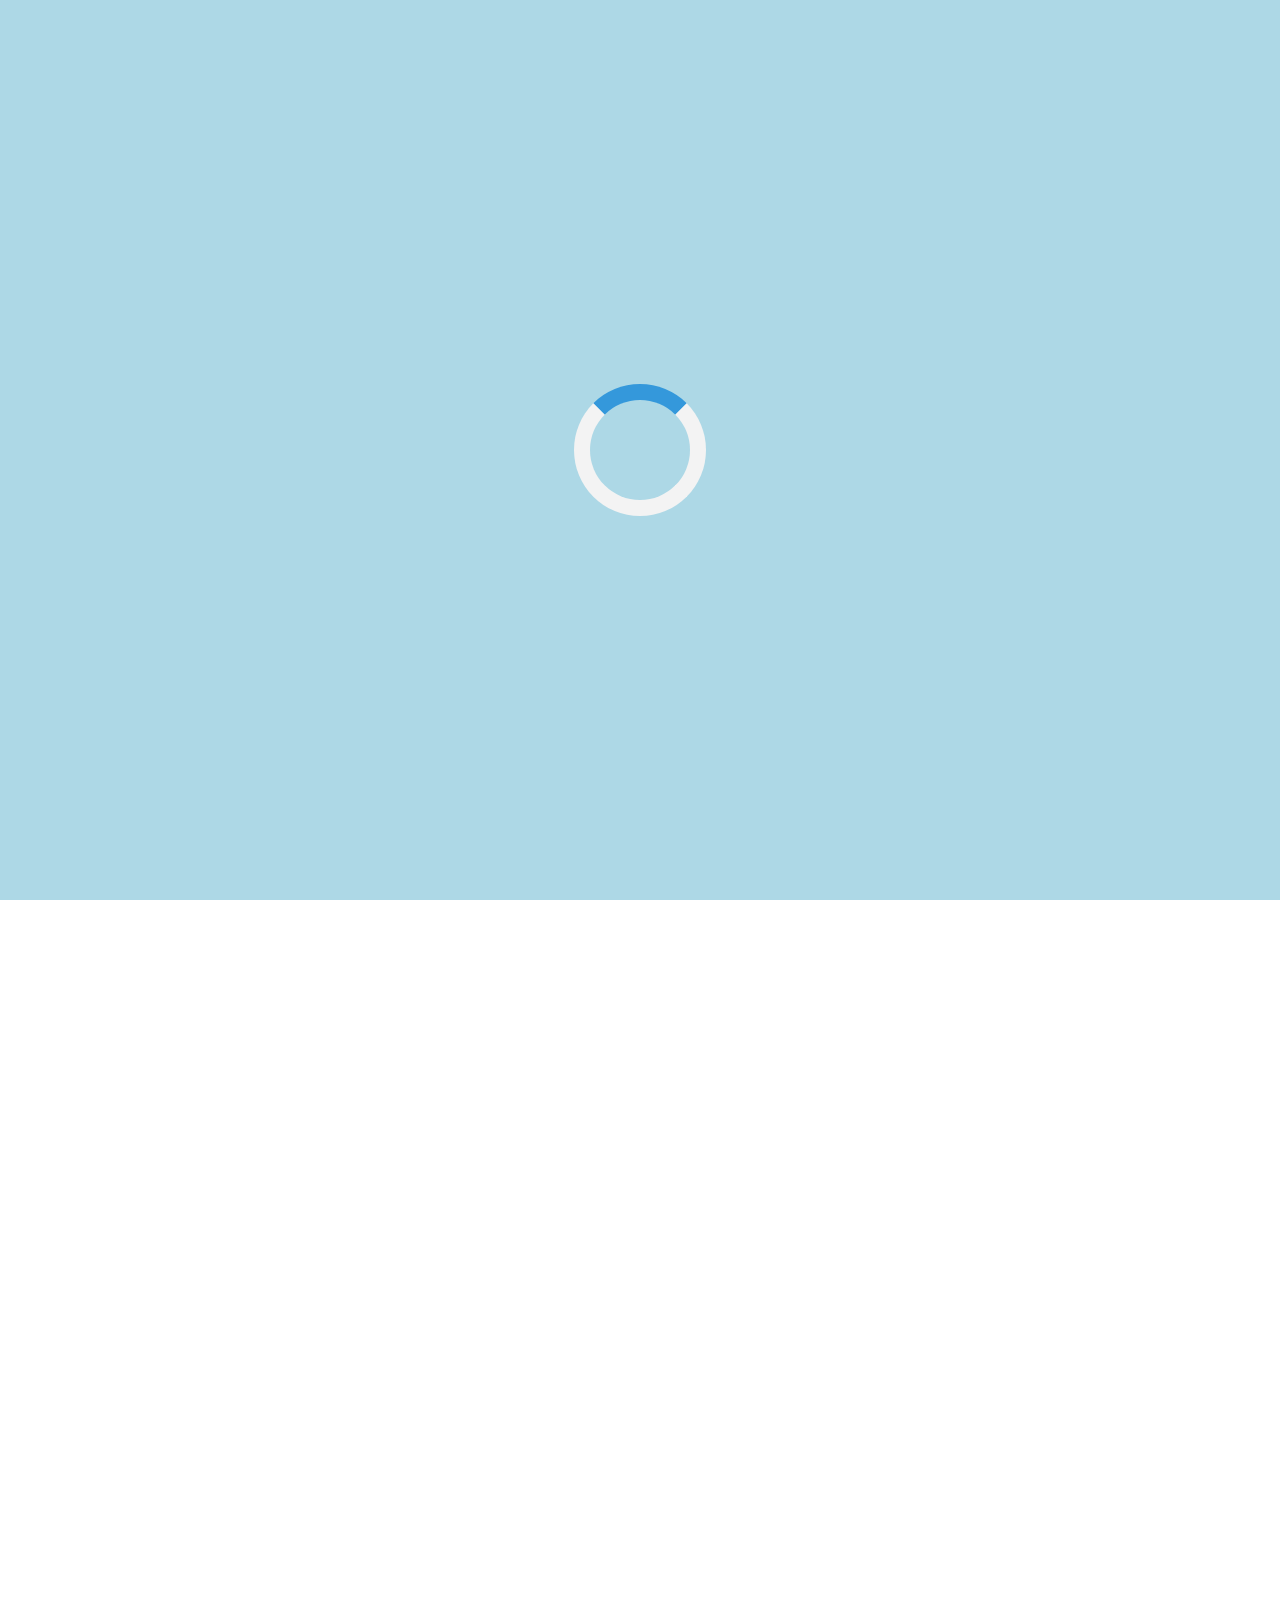
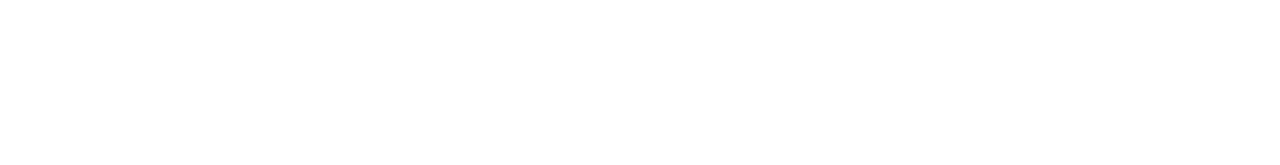
<file: index.html>
<!DOCTYPE html>
<html lang="fr">

<head>
  <meta charset="UTF-8">
  <meta name="viewport" content="width=device-width, initial-scale=1.0">
  <link rel="stylesheet" href="https://cdnjs.cloudflare.com/ajax/libs/font-awesome/6.2.1/css/all.min.css"
    integrity="sha512-MV7K8+y+gLIBoVD59lQIYicR65iaqukzvf/nwasF0nqhPay5w/9lJmVM2hMDcnK1OnMGCdVK+iQrJ7lzPJQd1w=="
    crossorigin="anonymous" referrerpolicy="no-referrer">
  <link rel="preconnect" href="https://fonts.googleapis.com">
  <link rel="preconnect" href="https://fonts.gstatic.com" crossorigin>
  <link href="https://fonts.googleapis.com/css2?family=Shrikhand&display=swap" rel="stylesheet">
  <link rel="stylesheet" href="./assets/css/index.css">
  <link rel=" icon" href="/favicon.e14b9c8c.ico">
  <title>Accueil - ohmyfood!</title>
  <meta name="title" content="Accueil - ohmyfood!">
</head>

<body>
  <!-- Animation de chargement -->
  <div class="animation-waiting">
    <div class="loader"></div>
  </div>
  <div class="main-container">
    <header>
      <!--LOGO HEADER-->
      <img src="assets/Images-et-textes-Ohmyfood/images/logo/ohmyfood.png" class="header-logo" alt="logo-page">
      <section class="local">
        <h1 class="visually-hidden">Localisation</h1>
        <i class="fa-map-marker-alt fas local-icon" aria-hidden="true"></i>
        <input type="text" id="localisation" name="localisation" placeholder="Paris, Belleville">
      </section>
    </header>
    <main>
      <section class="hero">
        <h2 class="hero-title">Réservez le menu qui<br>vous convient</h2>
        <!--CLASS POUR DESKTOP-->
        <h2 class="hero-title-desktop">Réservez le menu qui vous convient</h2>
        <p class="hero-subtitle"> Découvrez des restaurants d'exception, séléctionnés par nos soins. </p>
        <a class="hero-btn" href="#resto"> Explorer nos restaurants </a>
      </section>
      <section class="tuto">
        <h2 class="tuto-title">Fonctionnement</h2>
        <ol class="tuto-steps">
          <li class="tuto-step"> <i class="fa-mobile-alt fas tuto-icon" aria-hidden="true"></i> <span
              class="text">Choisissez un
              restaurant</span> </li>
          <li class="tuto-step"> <i class="fa-list-ul fas tuto-icon" aria-hidden="true"></i> <span class="text">Composez
              votre
              menu</span> </li>
          <li class="tuto-step"> <i class="fa-store fas tuto-icon last" aria-hidden="true"></i> <span
              class="text">Dégustez
              au
              restaurant</span> </li>
        </ol>
      </section>
      <section class="restaurants" id="resto">
        <!--RESTAURANTS-->
        <h2 class="restaurants-title">Restaurants</h2>
        <div class="cards">
          <a class="card" href="./restaurants/la-palette-du-gout.html">
            <img src="assets/Images-et-textes-Ohmyfood/images/restaurants/jay-wennington-N_Y88TWmGwA-unsplash.jpg"
              alt="la-palette-du-gout" class="card-img">
            <span class="card-sticker">Nouveau</span>
            <!--VIGNETTES RESTAURANTS-->
            <div class="card-content">
              <h3 class="card-title">La palette du goût</h3>
              <!--COEUR-->
              <div class="like">
                <i class="fa-solid fa-heart"></i>
              </div>
              <div class="card-subtitle-container">
                <span class="card-subtitle">Ménilmontant</span>
              </div>
            </div>
          </a>
          <a class="card" href="./restaurants/la-note-enchantee.html">
            <img src="assets/Images-et-textes-Ohmyfood/images/restaurants/stil-u2Lp8tXIcjw-unsplash.jpg"
              alt="la-note-enchantee" class="card-img">
            <span class="card-sticker">Nouveau</span>
            <div class="card-content">
              <h3 class="card-title">La note enchantée</h3>
              <div class="like">
                <i class="fa-solid fa-heart"></i>
              </div>
              <div class="card-subtitle-container">
                <span class="card-subtitle">Charonne</span>
              </div>
            </div>
          </a>
          <a class="card" href="./restaurants/a-la-francaise.html"> <img
              src="assets/Images-et-textes-Ohmyfood/images/restaurants/toa-heftiba-DQKerTsQwi0-unsplash.jpg"
              alt="a-la-francaise" class="card-img">
            <div class="card-content">
              <h3 class="card-title">A la Française</h3>
              <div class="like">
                <i class="fa-solid fa-heart"></i>
              </div>
              <div class="card-subtitle-container">
                <span class="card-subtitle">Cité rouge</span>
              </div>
            </div>
          </a> <a class="card" href="./restaurants/le-delice-des-sens.html">
            <img
              src="assets/Images-et-textes-Ohmyfood/images/restaurants/louis-hansel-shotsoflouis-qNBGVyOCY8Q-unsplash.jpg"
              alt="le-delice-des-sens" class="card-img">
            <div class="card-content">
              <h3 class="card-title">Le délice des sens</h3>
              <div class="like">
                <i class="fa-solid fa-heart"></i>
              </div>
              <div class="card-subtitle-container">
                <span class="card-subtitle">Folie-Méricourt</span>
              </div>
            </div>
          </a>
        </div>

      </section>
    </main>
    <!--FOOTER-->
    <footer class="footer">
      <!--LOGO FOOTER-->
      <div class="footer-logo">ohmyfood</div>
      <ul class="footer-list">
        <li class="footer-list-content"> <a class="footer-link" href="#"><i class="fa-utensils fas footer-icon"
              aria-hidden="true"></i>Proposer un restaurant</a> </li>
        <li class="footer-list-content"> <a class="footer-link" href="#"><i class="fa-hands-helping fas footer-icon"
              aria-hidden="true"></i>Devenir partenaire</a> </li>
        <li class="footer-list-content mentions-legales"> <a class="footer-link" href="#">Mentions légales</a> </li>
        <li class="footer-list-content"> <a class="footer-link" href="mailto:contact@ohmyfood.com">Contact</a> </li>
      </ul>
    </footer>

  </div>
</body>

</html>
</file>
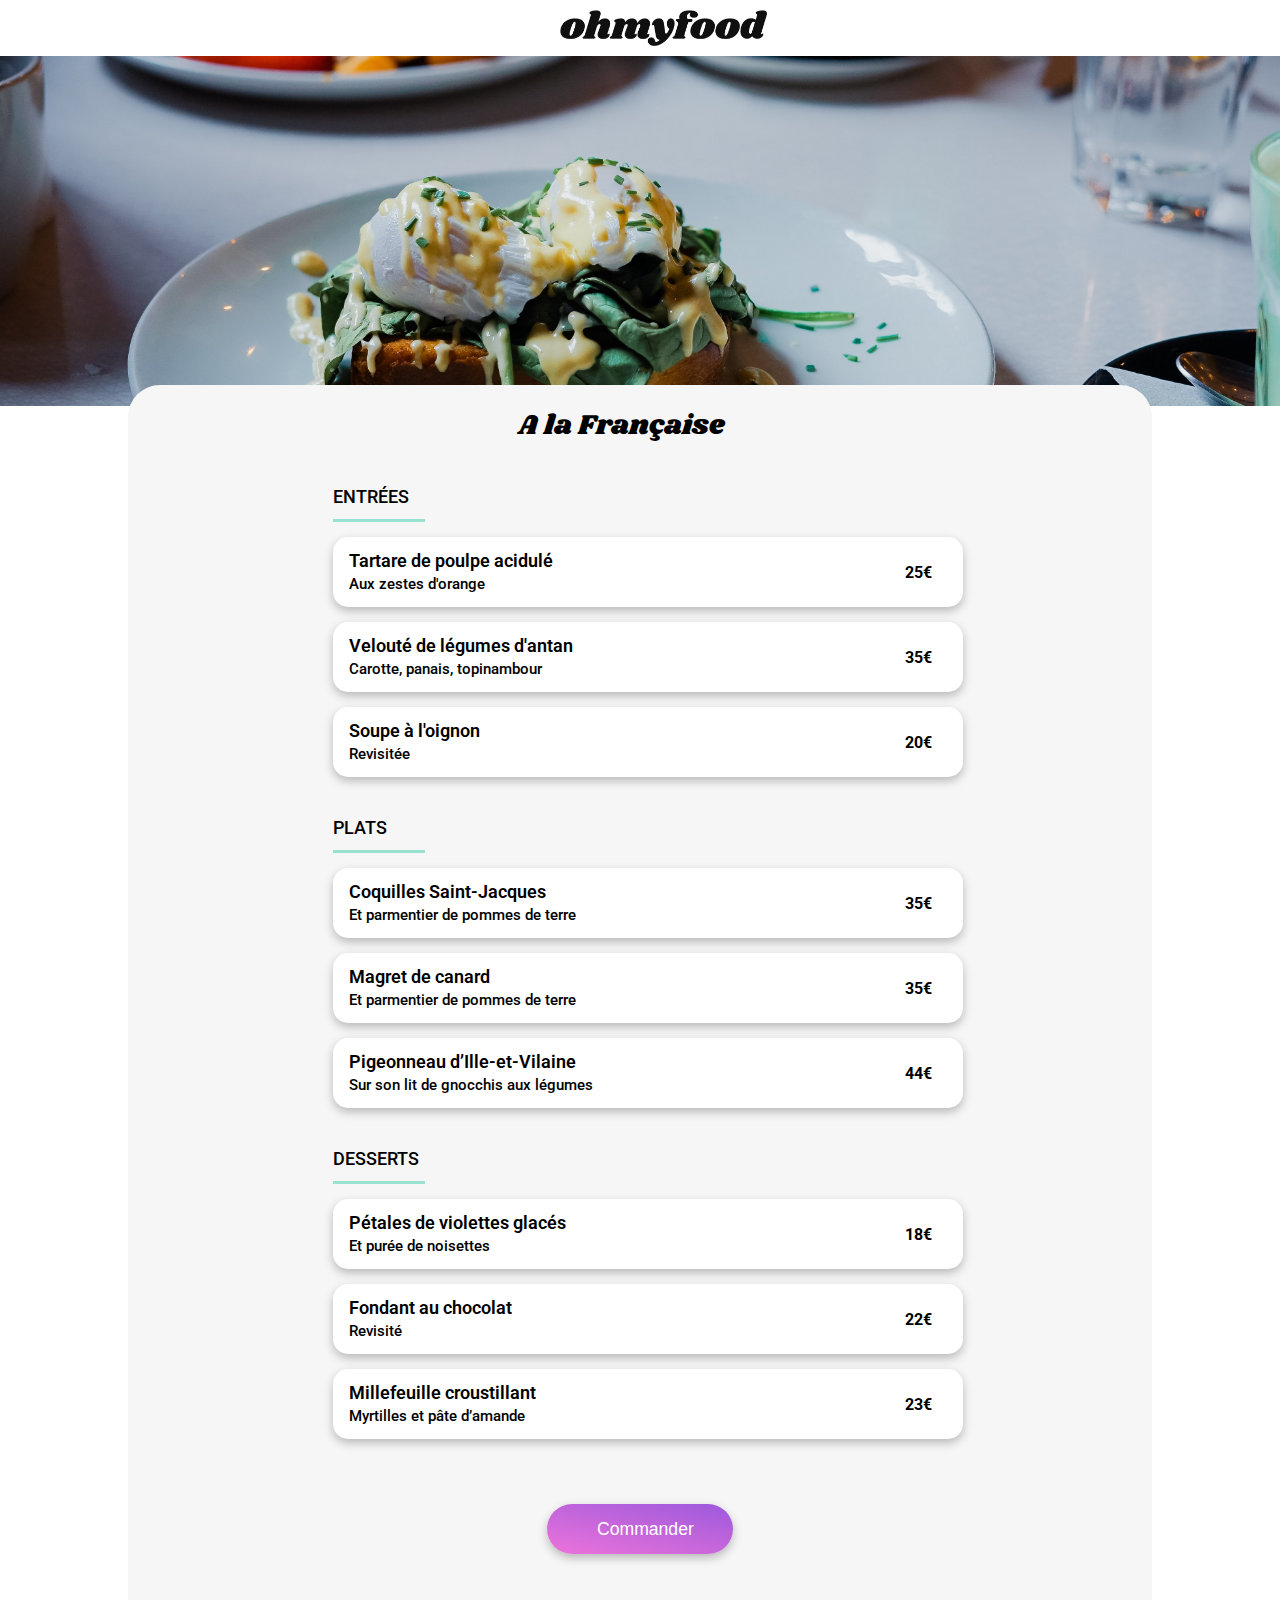
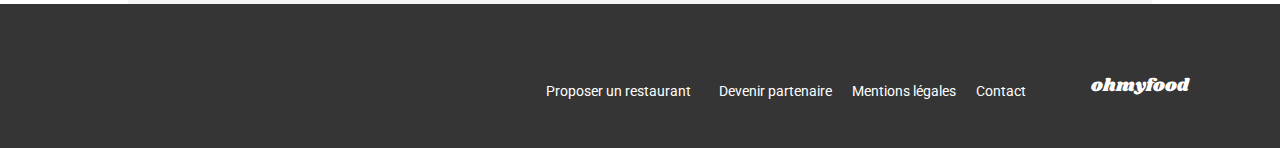
<file: restaurants/a-la-francaise.html>
<!DOCTYPE html>
<html lang="fr">

<head>
   <meta charset="UTF-8">
   <meta name="viewport" content="width=device-width, initial-scale=1.0">
   <link rel="stylesheet" href="https://cdnjs.cloudflare.com/ajax/libs/font-awesome/6.2.1/css/all.min.css"
      integrity="sha512-MV7K8+y+gLIBoVD59lQIYicR65iaqukzvf/nwasF0nqhPay5w/9lJmVM2hMDcnK1OnMGCdVK+iQrJ7lzPJQd1w=="
      crossorigin="anonymous" referrerpolicy="no-referrer">
   <link rel="preconnect" href="https://fonts.googleapis.com">
   <link rel="preconnect" href="https://fonts.gstatic.com" crossorigin>
   <link href="https://fonts.googleapis.com/css2?family=Shrikhand&display=swap" rel="stylesheet">
   <link rel="preconnect" href="https://fonts.googleapis.com">
   <link rel="preconnect" href="https://fonts.gstatic.com" crossorigin>
   <link href="https://fonts.googleapis.com/css2?family=Roboto:wght@300;700&display=swap" rel="stylesheet">
   <link href="https://fonts.googleapis.com/icon?family=Material+Icons" rel="stylesheet">
   <link rel="stylesheet" href="../assets/css/pagesmenu.css">
   <link rel="icon" href="/favicon.e14b9c8c.ico">
   <title>Restaurant "À la française" - ohmyfood!</title>
   <meta name="title" content="Restaurant &quot;À la française&quot; - ohmyfood!">
</head>

<body>
   <header class="header header--menupage">
      <div class="restaurant-container">
         <a href="../index.html"><i class="fas fa-arrow-left header--previous"></i></a>
         <!--LOGO HEADER-->
         <div class="header-logo">
            <img src="../assets/Images-et-textes-Ohmyfood/images/logo/ohmyfood.png" alt="logo">
         </div>
      </div>
   </header>
   <img src="../assets/Images-et-textes-Ohmyfood/images/restaurants/toa-heftiba-DQKerTsQwi0-unsplash.jpg"
      alt="plat du menu du restaurant à la Française" class="restaurant-img">
   <main class="container menu">
      <section class="menu__entete">
         <h1 class="page__title">A la Française</h1>
         <button class="menu__btn">
            <i class="fa-solid fa-heart"></i>
         </button>
      </section>
      <!--ENTREES-->
      <div class="submenus">
         <div class="entree">
            <h2 class="entrees__title">Entrées</h2>
            <div class="menu-contenu1">
               <section class="menu__wrapper1">
                  <h3 class="menu__title1">Tartare de poulpe acidulé</h3>
                  <p class="menu__description1">Aux zestes d'orange</p>
               </section>
               <section class="prix-check-wrapper1">
                  <p><strong>25€</strong></p>
               </section>
               <section class="menu-check1">
                  <i class="fa-solid fa-check"></i>
               </section>
            </div>

            <div class="menu-contenu1">
               <section class="menu__wrapper1">
                  <h3 class="menu__title1">Velouté de légumes d'antan</h3>
                  <p class="menu__description1">Carotte, panais, topinambour</p>
               </section>
               <section class="prix-check-wrapper1">
                  <p><strong>35€</strong></p>
               </section>
               <section class="menu-check1">
                  <i class="fa-solid fa-check"></i>
               </section>
            </div>
            <div class="menu-contenu1">
               <section class="menu__wrapper1">
                  <h3 class="menu__title1">Soupe à l'oignon</h3>
                  <p class="menu__description1">Revisitée</p>
               </section>
               <section class="prix-check-wrapper1">
                  <p><strong>20€</strong></p>
               </section>
               <section class="menu-check1">
                  <i class="fa-solid fa-check"></i>
               </section>

            </div>
            <!--PLATS-->
            <div class="submenus">
               <article class="plats">
                  <h2 class="entrees__title">Plats</h2>
                  <div class="menu-contenu1">
                     <section class="menu__wrapper1">
                        <h3 class="menu__title1">Coquilles Saint-Jacques</h3>
                        <p class="menu__description1">Et parmentier de pommes de terre</p>
                     </section>
                     <section class="prix-check-wrapper1">
                        <p><strong>35€</strong></p>
                     </section>
                     <section class="menu-check1">
                        <i class="fa-solid fa-check"></i>
                     </section>
                  </div>
                  <div class="menu-contenu1">
                     <section class="menu__wrapper1">
                        <h3 class="menu__title1">Magret de canard</h3>
                        <p class="menu__description1">Et parmentier de pommes de terre</p>
                     </section>
                     <section class="prix-check-wrapper1">
                        <p><strong>35€</strong></p>
                     </section>
                     <section class="menu-check1">
                        <i class="fa-solid fa-check"></i>
                     </section>
                  </div>
                  <div class="menu-contenu1">
                     <section class="menu__wrapper1">
                        <h3 class="menu__title1">Pigeonneau d’Ille-et-Vilaine</h3>
                        <p class="menu__description1">Sur son lit de gnocchis aux légumes</p>
                     </section>
                     <section class="prix-check-wrapper1">
                        <p><strong>44€</strong></p>
                     </section>
                     <section class="menu-check1">
                        <i class="fa-solid fa-check"></i>
                     </section>
                  </div>
               </article>
            </div>
         </div>
         <!--DESSERTS-->
         <div class="submenus">
            <article class="desserts">
               <h2 class="entrees__title">Desserts</h2>
               <div class="menu-contenu1">
                  <section class="menu__wrapper1">
                     <h3 class="menu__title1">Pétales de violettes glacés</h3>
                     <p class="menu__description1">Et purée de noisettes</p>
                  </section>
                  <section class="prix-check-wrapper1">
                     <p><strong>18€</strong></p>
                  </section>
                  <section class="menu-check1">
                     <i class="fa-solid fa-check"></i>
                  </section>
               </div>
               <div class="menu-contenu1">
                  <section class="menu__wrapper1">
                     <h3 class="menu__title1">Fondant au chocolat</h3>
                     <p class="menu__description1">Revisité</p>
                  </section>
                  <section class="prix-check-wrapper1">
                     <p><strong>22€</strong></p>
                  </section>
                  <section class="menu-check1">
                     <i class="fa-solid fa-check"></i>
                  </section>
               </div>
               <div class="menu-contenu1">
                  <section class="menu__wrapper1">
                     <h3 class="menu__title1">Millefeuille croustillant</h3>
                     <p class="menu__description1">Myrtilles et pâte d’amande</p>
                  </section>
                  <section class="prix-check-wrapper1">
                     <p><strong>23€</strong></p>
                  </section>
                  <section class="menu-check1">
                     <i class="fa-solid fa-check"></i>
                  </section>
               </div>
               <div class="footer-btn">
                  <button>Commander</button>
               </div>
            </article>
         </div>
      </div>
   </main>

   <footer class="footer">
      <span class="footer-logo">ohmyfood</span>
      <ul class="footer-list">
         <li class="footer-list-content"> <a class="footer-link" href="#"><i class="fa-utensils fas footer-icon"
                  aria-hidden="true"></i>Proposer un restaurant</a> </li>
         <li class="footer-list-content"> <a class="footer-link" href="#"><i class="fa-hands-helping fas footer-icon"
                  aria-hidden="true"></i>Devenir partenaire</a> </li>
         <li class="footer-list-content"> <a class="footer-link" href="#">Mentions légales</a> </li>
         <li class="footer-list-content"> <a class="footer-link" href="mailto:contact@ohmyfood.com">Contact</a> </li>
      </ul>

   </footer>

</body>

</html>
</file>
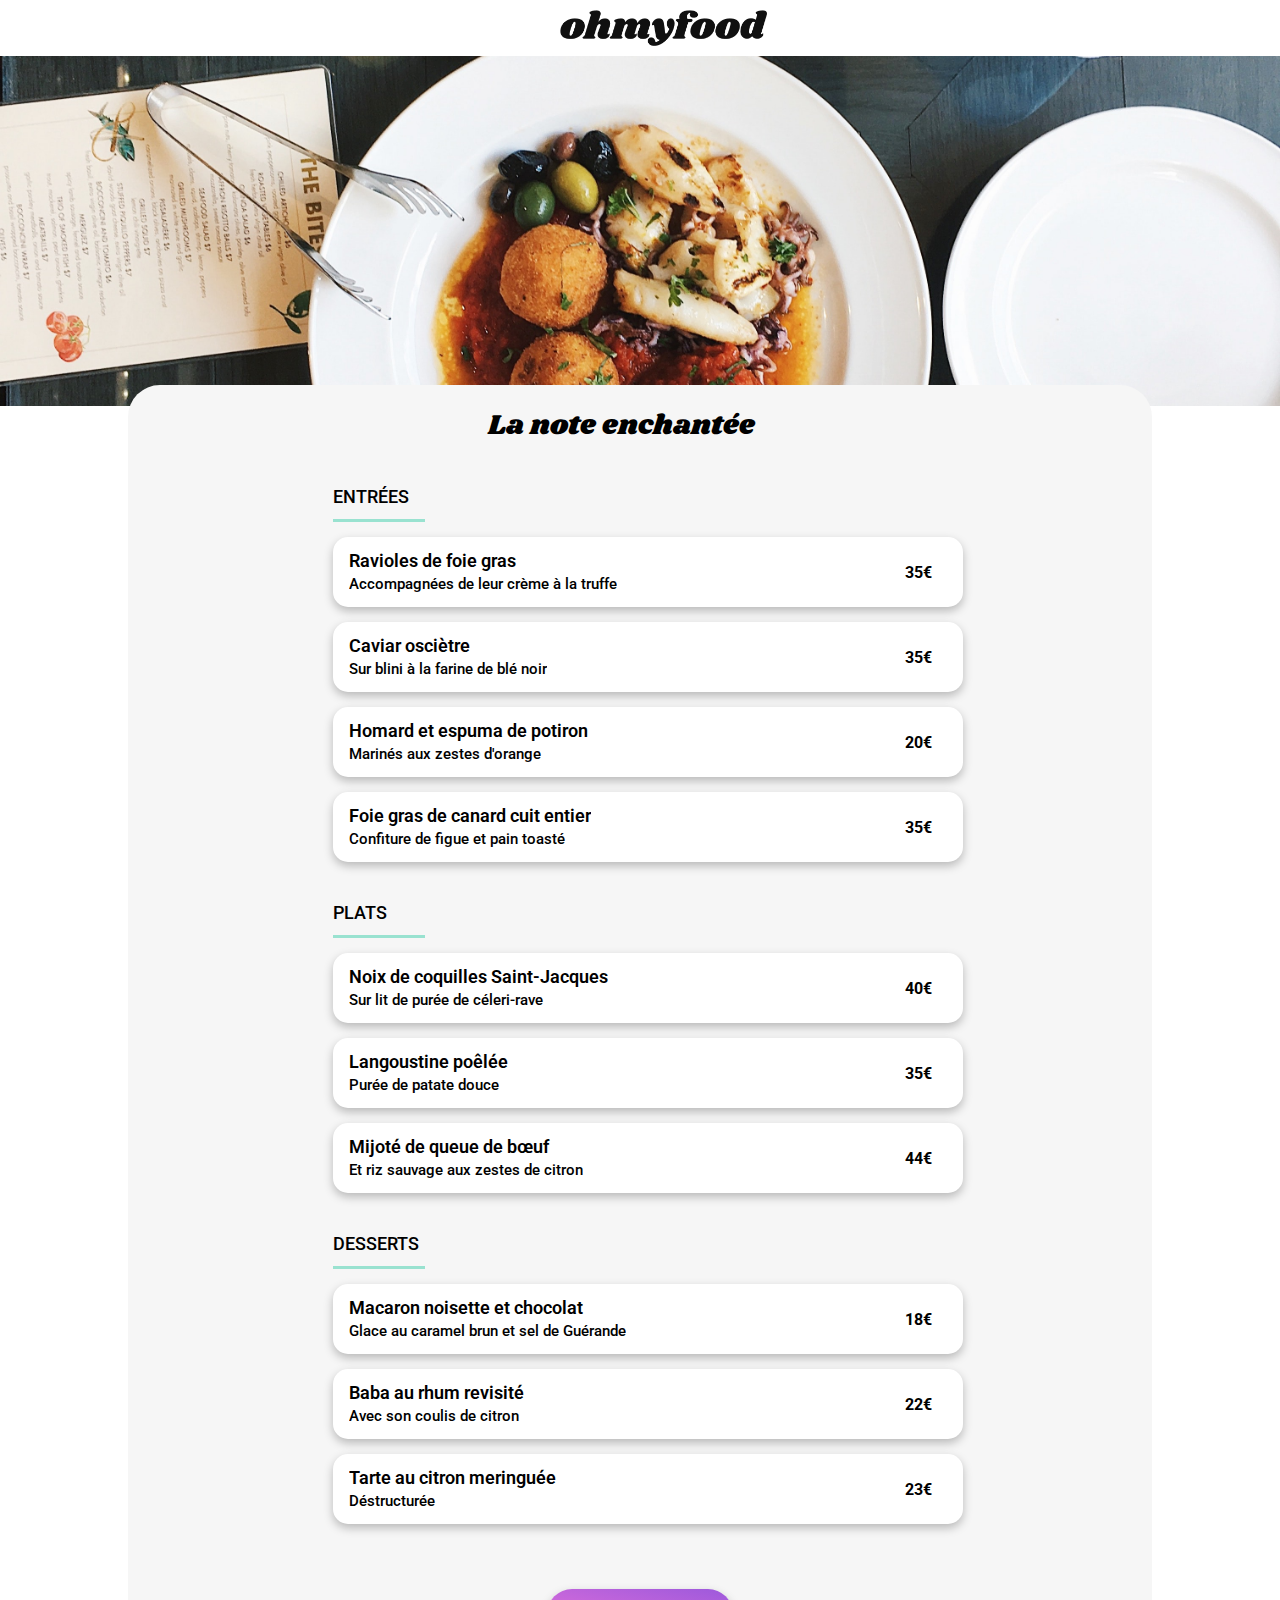
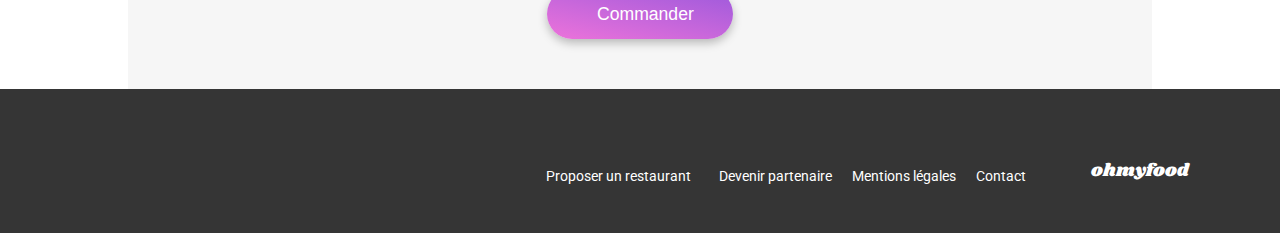
<file: restaurants/la-note-enchantee.html>
<!DOCTYPE html>
<html lang="fr">

<head>
   <meta charset="UTF-8">
   <meta name="viewport" content="width=device-width, initial-scale=1.0">
   <link rel="stylesheet" href="https://cdnjs.cloudflare.com/ajax/libs/font-awesome/6.2.1/css/all.min.css"
      integrity="sha512-MV7K8+y+gLIBoVD59lQIYicR65iaqukzvf/nwasF0nqhPay5w/9lJmVM2hMDcnK1OnMGCdVK+iQrJ7lzPJQd1w=="
      crossorigin="anonymous" referrerpolicy="no-referrer">
   <link rel="preconnect" href="https://fonts.googleapis.com">
   <link rel="preconnect" href="https://fonts.gstatic.com" crossorigin>
   <link href="https://fonts.googleapis.com/css2?family=Shrikhand&display=swap" rel="stylesheet">
   <link rel="preconnect" href="https://fonts.googleapis.com">
   <link rel="preconnect" href="https://fonts.gstatic.com" crossorigin>
   <link href="https://fonts.googleapis.com/css2?family=Roboto:wght@300;700&display=swap" rel="stylesheet">
   <link rel="stylesheet" href="../assets/css/pagesmenu.css">
   <link rel="icon" href="/favicon.e14b9c8c.ico">
   <title>Restaurant "La note enchantée" - ohmyfood!</title>
   <meta name="title" content="Restaurant &quot;La note enchantée&quot; - ohmyfood!">

</head>

<body>
   <header class="header header--menupage">
      <div class="restaurant-container">
         <a href="../index.html"><i class="fas fa-arrow-left header--previous"></i></a>
         <!--LOGO HEADER-->
         <div class="header-logo">
            <img src="../assets/Images-et-textes-Ohmyfood/images/logo/ohmyfood.png" alt="logo">
         </div>
      </div>
   </header>
   <img src="../assets/Images-et-textes-Ohmyfood/images/restaurants/stil-u2Lp8tXIcjw-unsplash.jpg"
      alt="plat du menu du restaurant la note enchantée" class="restaurant-img">
   <main class="container menu">
      <section class="menu__entete">
         <h1 class="page__title">La note enchantée</h1>
         <button class="menu__btn">
            <i class="fa-solid fa-heart"></i>
         </button>
      </section>
      <!--ENTREES-->
      <div class="submenus">
         <article class="entree">
            <h2 class="entrees__title">Entrées</h2>
            <div class="menu-contenu1">
               <section class="menu__wrapper1">
                  <h3 class="menu__title1">Ravioles de foie gras</h3>
                  <p class="menu__description1">Accompagnées de leur crème à la truffe</p>
               </section>
               <section class="prix-check-wrapper1">
                  <p><strong>35€</strong></p>
               </section>
               <section class="menu-check1">
                  <i class="fa-solid fa-check"></i>
               </section>
            </div>

            <div class="menu-contenu1">
               <section class="menu__wrapper1">
                  <h3 class="menu__title1">Caviar osciètre</h3>
                  <p class="menu__description1">Sur blini à la farine de blé noir</p>
               </section>
               <section class="prix-check-wrapper1">
                  <p><strong>35€</strong></p>
               </section>
               <section class="menu-check1">
                  <i class="fa-solid fa-check"></i>
               </section>
            </div>
            <div class="menu-contenu1">
               <section class="menu__wrapper1">
                  <h3 class="menu__title1">Homard et espuma de potiron</h3>
                  <p class="menu__description1">Marinés aux zestes d'orange</p>
               </section>
               <section class="prix-check-wrapper1">
                  <p><strong>20€</strong></p>
               </section>
               <section class="menu-check1">
                  <i class="fa-solid fa-check"></i>
               </section>
            </div>
            <div class="menu-contenu1">
               <section class="menu__wrapper1">
                  <h3 class="menu__title1">Foie gras de canard cuit entier</h3>
                  <p class="menu__description1">Confiture de figue et pain toasté</p>
               </section>
               <section class="prix-check-wrapper1">
                  <p><strong>35€</strong></p>
               </section>
               <section class="menu-check1">
                  <i class="fa-solid fa-check"></i>
               </section>
            </div>
         </article>
         <!--PLATS-->
         <div class="submenus">
            <article class="plats">
               <h2 class="entrees__title">Plats</h2>
               <div class="menu-contenu1">
                  <section class="menu__wrapper1">
                     <h3 class="menu__title1">Noix de coquilles Saint-Jacques</h3>
                     <p class="menu__description1">Sur lit de purée de céleri-rave</p>
                  </section>
                  <section class="prix-check-wrapper1">
                     <p><strong>40€</strong></p>
                  </section>
                  <section class="menu-check1">
                     <i class="fa-solid fa-check"></i>
                  </section>
               </div>
               <div class="menu-contenu1">
                  <section class="menu__wrapper1">
                     <h3 class="menu__title1">Langoustine poêlée</h3>
                     <p class="menu__description1">Purée de patate douce</p>
                  </section>
                  <section class="prix-check-wrapper1">
                     <p><strong>35€</strong></p>
                  </section>
                  <section class="menu-check1">
                     <i class="fa-solid fa-check"></i>
                  </section>
               </div>
               <div class="menu-contenu1">
                  <section class="menu__wrapper1">
                     <h3 class="menu__title1">Mijoté de queue de bœuf</h3>
                     <p class="menu__description1">Et riz sauvage aux zestes de citron</p>
                  </section>
                  <section class="prix-check-wrapper1">
                     <p><strong>44€</strong></p>
                  </section>
                  <section class="menu-check1">
                     <i class="fa-solid fa-check"></i>
                  </section>
               </div>
            </article>
         </div>
         <!--DESSERTS-->
         <div class="submenus">
            <article class="desserts">
               <h2 class="entrees__title">Desserts</h2>
               <div class="menu-contenu1">
                  <section class="menu__wrapper1">
                     <h3 class="menu__title1">Macaron noisette et chocolat</h3>
                     <p class="menu__description1">Glace au caramel brun et sel de Guérande</p>
                  </section>
                  <section class="prix-check-wrapper1">
                     <p><strong>18€</strong></p>
                  </section>
                  <section class="menu-check1">
                     <i class="fa-solid fa-check"></i>
                  </section>
               </div>
               <div class="menu-contenu1">
                  <section class="menu__wrapper1">
                     <h3 class="menu__title1">Baba au rhum revisité</h3>
                     <p class="menu__description1">Avec son coulis de citron</p>
                  </section>
                  <section class="prix-check-wrapper1">
                     <p><strong>22€</strong></p>
                  </section>
                  <section class="menu-check1">
                     <i class="fa-solid fa-check"></i>
                  </section>
               </div>
               <div class="menu-contenu1">
                  <section class="menu__wrapper1">
                     <h3 class="menu__title1">Tarte au citron meringuée</h3>
                     <p class="menu__description1">Déstructurée</p>
                  </section>
                  <section class="prix-check-wrapper1">
                     <p><strong>23€</strong></p>
                  </section>
                  <section class="menu-check1">
                     <i class="fa-solid fa-check"></i>
                  </section>
               </div>
               <div class="footer-btn">
                  <button>Commander</button>
               </div>
            </article>
         </div>
      </div>
   </main>

   <footer class="footer">
      <span class="footer-logo">ohmyfood</span>
      <ul class="footer-list">
         <li class="footer-list-content"> <a class="footer-link" href="#"><i class="fa-utensils fas footer-icon"
                  aria-hidden="true"></i>Proposer un restaurant</a> </li>
         <li class="footer-list-content"> <a class="footer-link" href="#"><i class="fa-hands-helping fas footer-icon"
                  aria-hidden="true"></i>Devenir partenaire</a> </li>
         <li class="footer-list-content"> <a class="footer-link" href="#">Mentions légales</a> </li>
         <li class="footer-list-content"> <a class="footer-link" href="mailto:contact@ohmyfood.com">Contact</a> </li>
      </ul>

   </footer>

</body>

</html>
</file>
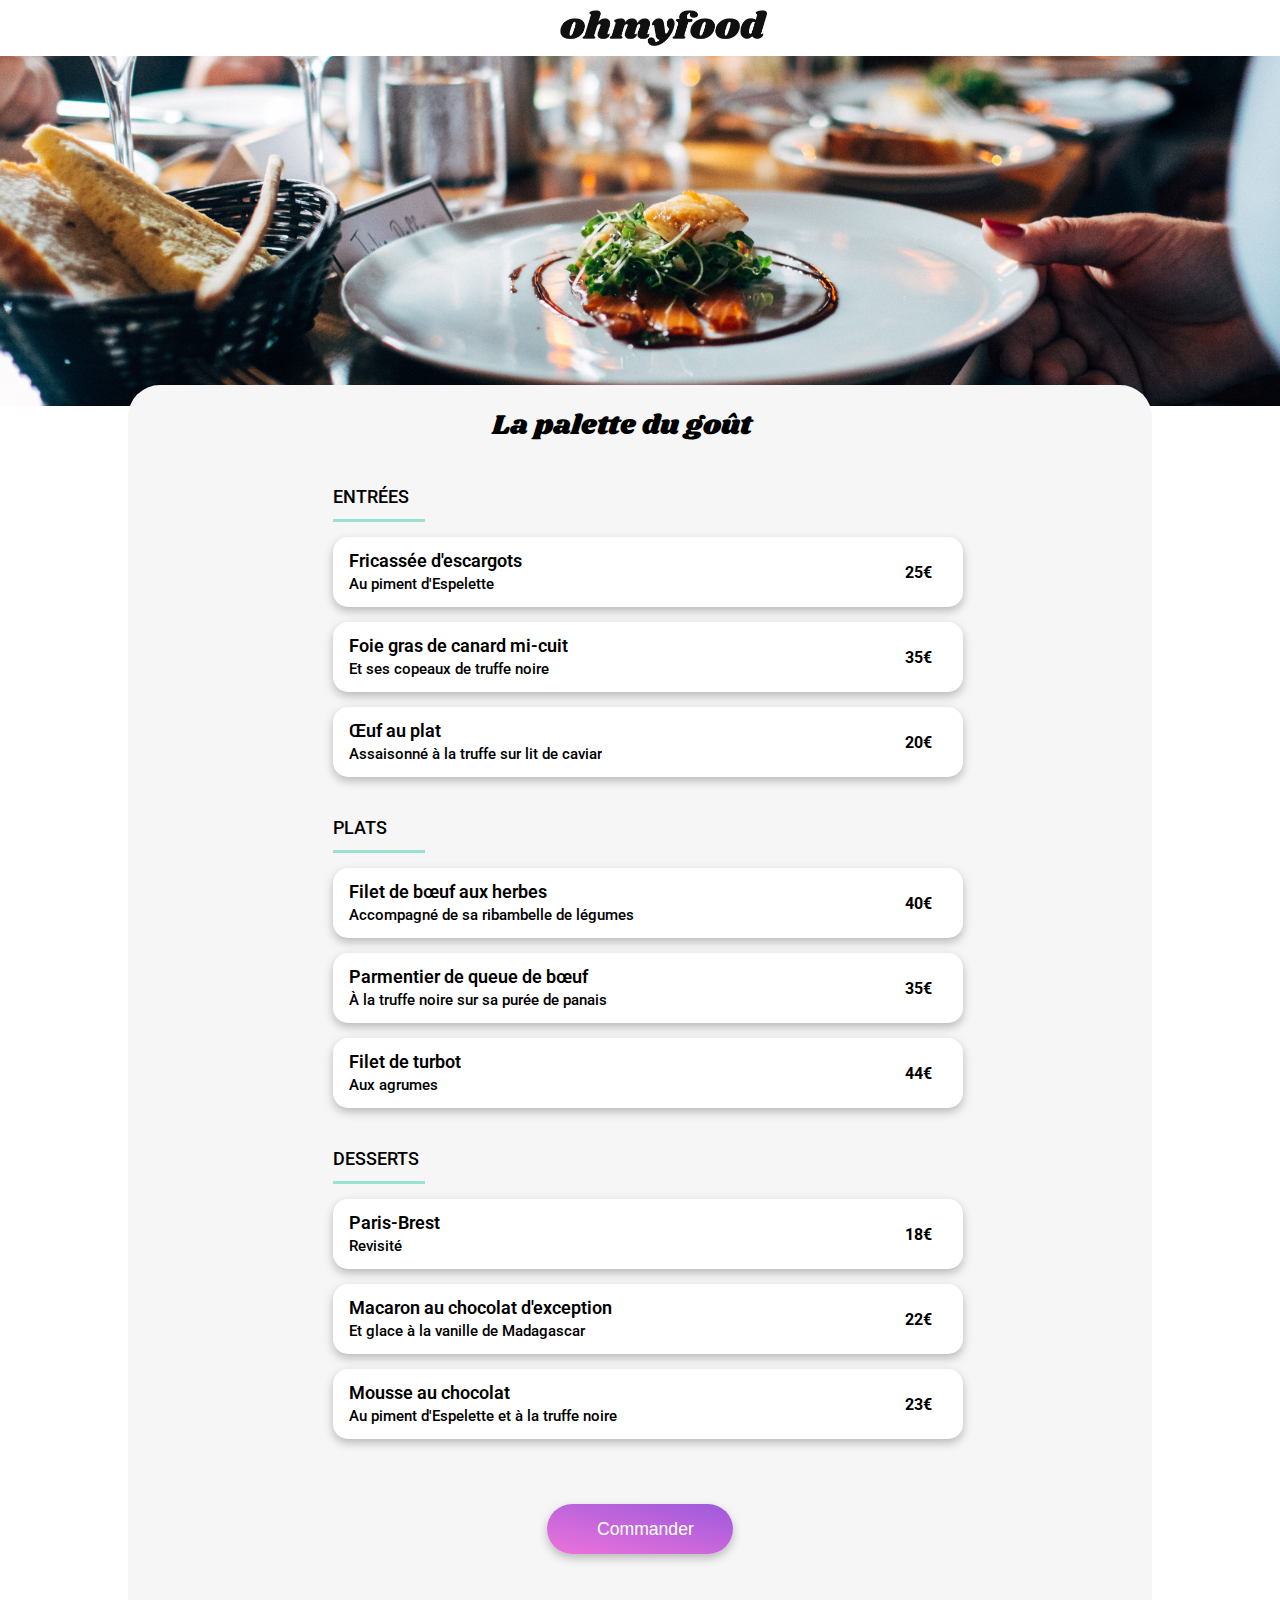
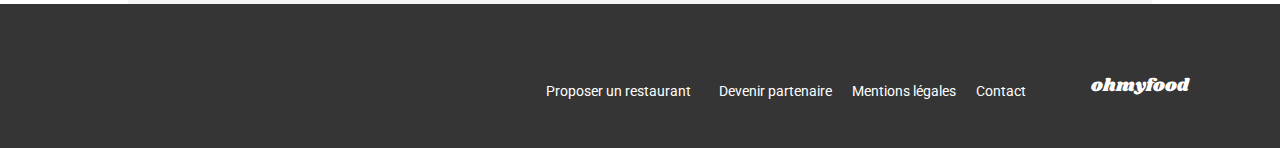
<file: restaurants/la-palette-du-gout.html>
<!DOCTYPE html>
<html lang="fr">

<head>
   <meta charset="UTF-8">
   <meta name="viewport" content="width=device-width, initial-scale=1.0">
   <link rel="stylesheet" href="https://cdnjs.cloudflare.com/ajax/libs/font-awesome/6.2.1/css/all.min.css"
      integrity="sha512-MV7K8+y+gLIBoVD59lQIYicR65iaqukzvf/nwasF0nqhPay5w/9lJmVM2hMDcnK1OnMGCdVK+iQrJ7lzPJQd1w=="
      crossorigin="anonymous" referrerpolicy="no-referrer">
   <link rel="preconnect" href="https://fonts.googleapis.com">
   <link rel="preconnect" href="https://fonts.gstatic.com" crossorigin>
   <link href="https://fonts.googleapis.com/css2?family=Shrikhand&display=swap" rel="stylesheet">
   <link rel="preconnect" href="https://fonts.googleapis.com">
   <link rel="preconnect" href="https://fonts.gstatic.com" crossorigin>
   <link href="https://fonts.googleapis.com/css2?family=Roboto:wght@300;700&display=swap" rel="stylesheet">
   <link rel="stylesheet" href="../assets/css/pagesmenu.css">
   <link rel="icon" href="/favicon.e14b9c8c.ico">
   <title>Restaurant "La palette du goût" - ohmyfood!</title>
   <meta name="title" content="Restaurant &quot;La palette du goût&quot; - ohmyfood!">

</head>

<body>
   <header class="header header--menupage">
      <div class="restaurant-container">
         <a href="../index.html"><i class="fas fa-arrow-left header--previous"></i></a>
         <!--LOGO HEADER-->
         <div class="header-logo">
            <img src="../assets/Images-et-textes-Ohmyfood/images/logo/ohmyfood.png" alt="logo">
         </div>
      </div>
   </header>
   <img src="../assets/Images-et-textes-Ohmyfood/images/restaurants/jay-wennington-N_Y88TWmGwA-unsplash.jpg"
      alt="plat du menu du restaurant la palette du gout" class="restaurant-img">
   <main class="container menu">
      <section class="menu__entete">
         <h1 class="page__title">La palette du goût</h1>
         <button class="menu__btn">
            <i class="fa-solid fa-heart"></i>
         </button>
      </section>
      <!--ENTREES-->
      <div class="submenus">
         <article class="entree">
            <h2 class="entrees__title">Entrées</h2>
            <div class="menu-contenu1">
               <section class="menu__wrapper1">
                  <h3 class="menu__title1">Fricassée d'escargots</h3>
                  <p class="menu__description1">Au piment d'Espelette</p>
               </section>
               <section class="prix-check-wrapper1">
                  <p><strong>25€</strong></p>
               </section>
               <section class="menu-check1">
                  <i class="fa-solid fa-check"></i>
               </section>
            </div>

            <div class="menu-contenu1">
               <section class="menu__wrapper1">
                  <h3 class="menu__title1">Foie gras de canard mi-cuit</h3>
                  <p class="menu__description1">Et ses copeaux de truffe noire</p>
               </section>
               <section class="prix-check-wrapper1">
                  <p><strong>35€</strong></p>
               </section>
               <section class="menu-check1">
                  <i class="fa-solid fa-check"></i>
               </section>
            </div>
            <div class="menu-contenu1">
               <section class="menu__wrapper1">
                  <h3 class="menu__title1">Œuf au plat</h3>
                  <p class="menu__description1">Assaisonné à la truffe sur lit de caviar</p>
               </section>
               <section class="prix-check-wrapper1">
                  <p><strong>20€</strong></p>
               </section>
               <section class="menu-check1">
                  <i class="fa-solid fa-check"></i>
               </section>
            </div>
         </article>
         <!--PLATS-->
         <div class="submenus">
            <article class="plats">
               <h2 class="entrees__title">Plats</h2>
               <div class="menu-contenu1">
                  <section class="menu__wrapper1">
                     <h3 class="menu__title1">Filet de bœuf aux herbes</h3>
                     <p class="menu__description1">Accompagné de sa ribambelle de légumes</p>
                  </section>
                  <section class="prix-check-wrapper1">
                     <p><strong>40€</strong></p>
                  </section>
                  <section class="menu-check1">
                     <i class="fa-solid fa-check"></i>
                  </section>
               </div>
               <div class="menu-contenu1">
                  <section class="menu__wrapper1">
                     <h3 class="menu__title1">Parmentier de queue de bœuf</h3>
                     <p class="menu__description1">À la truffe noire sur sa purée de panais</p>
                  </section>
                  <section class="prix-check-wrapper1">
                     <p><strong>35€</strong></p>
                  </section>
                  <section class="menu-check1">
                     <i class="fa-solid fa-check"></i>
                  </section>
               </div>
               <div class="menu-contenu1">
                  <section class="menu__wrapper1">
                     <h3 class="menu__title1">Filet de turbot</h3>
                     <p class="menu__description1">Aux agrumes</p>
                  </section>
                  <section class="prix-check-wrapper1">
                     <p><strong>44€</strong></p>
                  </section>
                  <section class="menu-check1">
                     <i class="fa-solid fa-check"></i>
                  </section>
               </div>
            </article>
         </div>
         <!--DESSERTS-->
         <div class="submenus">
            <article class="desserts">
               <h2 class="entrees__title">Desserts</h2>
               <div class="menu-contenu1">
                  <section class="menu__wrapper1">
                     <h3 class="menu__title1">Paris-Brest</h3>
                     <p class="menu__description1">Revisité</p>
                  </section>
                  <section class="prix-check-wrapper1">
                     <p><strong>18€</strong></p>
                  </section>
                  <section class="menu-check1">
                     <i class="fa-solid fa-check"></i>
                  </section>
               </div>
               <div class="menu-contenu1">
                  <section class="menu__wrapper1">
                     <h3 class="menu__title1">Macaron au chocolat d'exception</h3>
                     <p class="menu__description1">Et glace à la vanille de Madagascar</p>
                  </section>
                  <section class="prix-check-wrapper1">
                     <p><strong>22€</strong></p>
                  </section>
                  <section class="menu-check1">
                     <i class="fa-solid fa-check"></i>
                  </section>
               </div>
               <div class="menu-contenu1">
                  <section class="menu__wrapper1">
                     <h3 class="menu__title1">Mousse au chocolat</h3>
                     <p class="menu__description1">Au piment d'Espelette et à la truffe noire</p>
                  </section>
                  <section class="prix-check-wrapper1">
                     <p><strong>23€</strong></p>
                  </section>
                  <section class="menu-check1">
                     <i class="fa-solid fa-check"></i>
                  </section>
               </div>
               <div class="footer-btn">
                  <button>Commander</button>
               </div>
            </article>
         </div>
      </div>
   </main>

   <footer class="footer">
      <span class="footer-logo">ohmyfood</span>
      <ul class="footer-list">
         <li class="footer-list-content"> <a class="footer-link" href="#"><i class="fa-utensils fas footer-icon"
                  aria-hidden="true"></i>Proposer un restaurant</a> </li>
         <li class="footer-list-content"> <a class="footer-link" href="#"><i class="fa-hands-helping fas footer-icon"
                  aria-hidden="true"></i>Devenir partenaire</a> </li>
         <li class="footer-list-content"> <a class="footer-link" href="#">Mentions légales</a> </li>
         <li class="footer-list-content"> <a class="footer-link" href="mailto:contact@ohmyfood.com">Contact</a> </li>
      </ul>

   </footer>

</body>

</html>
</file>
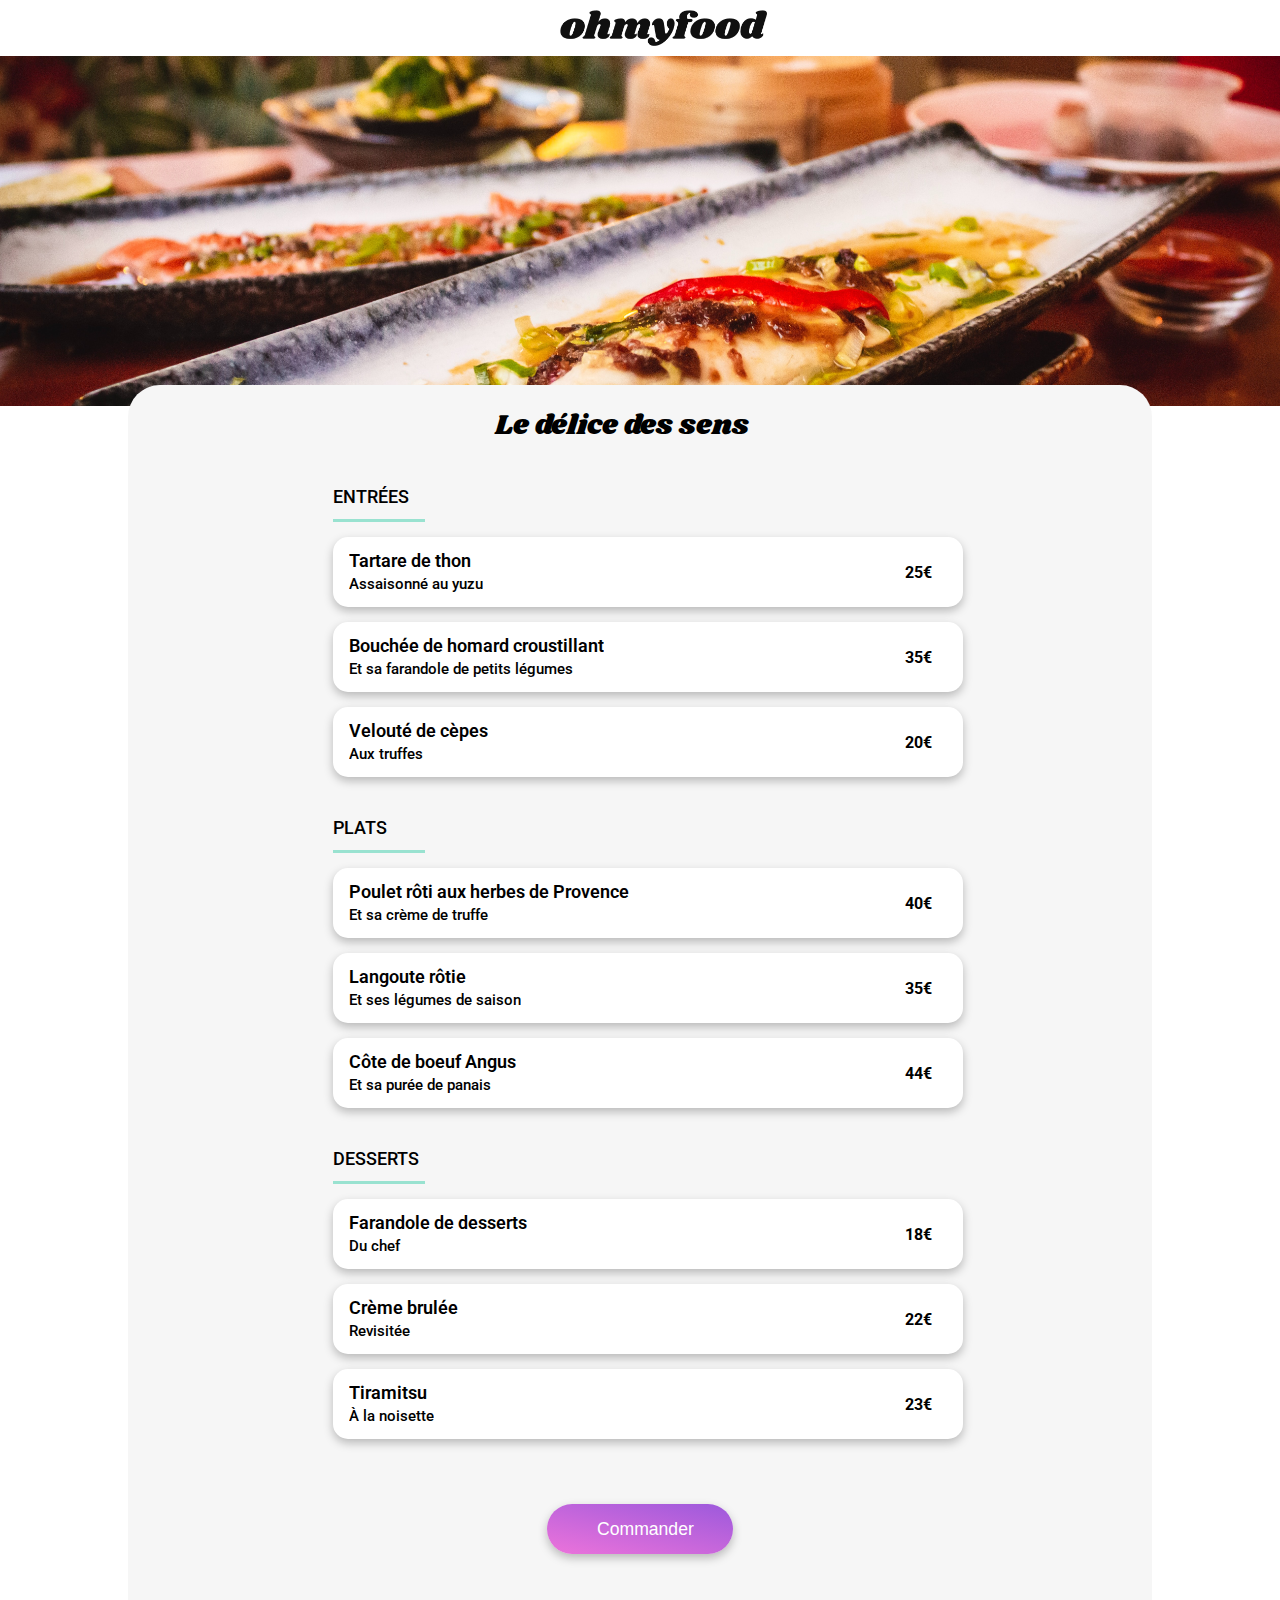
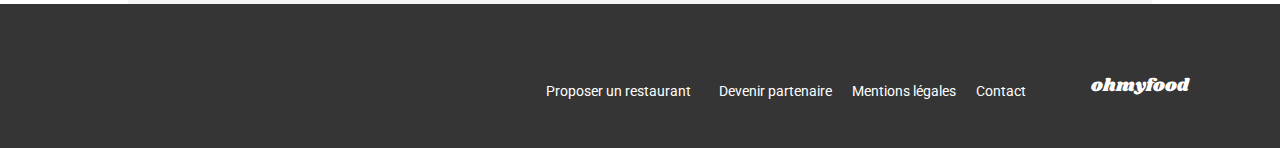
<file: restaurants/le-delice-des-sens.html>
<!DOCTYPE html>
<html lang="fr">

<head>
   <meta charset="UTF-8">
   <meta name="viewport" content="width=device-width, initial-scale=1.0">
   <link rel="stylesheet" href="https://cdnjs.cloudflare.com/ajax/libs/font-awesome/6.2.1/css/all.min.css"
      integrity="sha512-MV7K8+y+gLIBoVD59lQIYicR65iaqukzvf/nwasF0nqhPay5w/9lJmVM2hMDcnK1OnMGCdVK+iQrJ7lzPJQd1w=="
      crossorigin="anonymous" referrerpolicy="no-referrer">
   <link rel="preconnect" href="https://fonts.googleapis.com">
   <link rel="preconnect" href="https://fonts.gstatic.com" crossorigin>
   <link href="https://fonts.googleapis.com/css2?family=Shrikhand&display=swap" rel="stylesheet">
   <link rel="preconnect" href="https://fonts.googleapis.com">
   <link rel="preconnect" href="https://fonts.gstatic.com" crossorigin>
   <link href="https://fonts.googleapis.com/css2?family=Roboto:wght@300;700&display=swap" rel="stylesheet">
   <link rel="stylesheet" href="../assets/css/pagesmenu.css">
   <link rel="icon" href="/favicon.e14b9c8c.ico">
   <title>Restaurant "Le délice des sens" - ohmyfood!</title>
   <meta name="title" content="Restaurant &quot;Le délice des sens&quot; - ohmyfood!">
</head>

<body>
   <header class="header header--menupage">
      <div class="restaurant-container">
         <a href="../index.html"><i class="fas fa-arrow-left header--previous"></i></a>
         <!--LOGO HEADER-->
         <div class="header-logo">
            <img src="../assets/Images-et-textes-Ohmyfood/images/logo/ohmyfood.png" alt="logo">
         </div>
      </div>
   </header>
   <img src="../assets/Images-et-textes-Ohmyfood/images/restaurants/louis-hansel-shotsoflouis-qNBGVyOCY8Q-unsplash.jpg"
      alt="plat du menu du restaurant le délice des sens" class="restaurant-img">
   <main class="container menu">
      <section class="menu__entete">
         <h1 class="page__title">Le délice des sens</h1>
         <button class="menu__btn">
            <i class="fa-solid fa-heart"></i>
         </button>
      </section>
      <!--ENTREES-->
      <div class="submenus">
         <article class="entree">
            <h2 class="entrees__title">Entrées</h2>
            <div class="menu-contenu1">
               <section class="menu__wrapper1">
                  <h3 class="menu__title1">Tartare de thon</h3>
                  <p class="menu__description1">Assaisonné au yuzu</p>
               </section>
               <section class="prix-check-wrapper1">
                  <p><strong>25€</strong></p>
               </section>
               <section class="menu-check1">
                  <i class="fa-solid fa-check"></i>
               </section>
            </div>

            <div class="menu-contenu1">
               <section class="menu__wrapper1">
                  <h3 class="menu__title1">Bouchée de homard croustillant</h3>
                  <p class="menu__description1">Et sa farandole de petits légumes</p>
               </section>
               <section class="prix-check-wrapper1">
                  <p><strong>35€</strong></p>
               </section>
               <section class="menu-check1">
                  <i class="fa-solid fa-check"></i>
               </section>
            </div>
            <div class="menu-contenu1">
               <section class="menu__wrapper1">
                  <h3 class="menu__title1">Velouté de cèpes</h3>
                  <p class="menu__description1">Aux truffes</p>
               </section>
               <section class="prix-check-wrapper1">
                  <p><strong>20€</strong></p>
               </section>
               <section class="menu-check1">
                  <i class="fa-solid fa-check"></i>
               </section>
            </div>
         </article>
         <!--PLATS-->
         <div class="submenus">
            <article class="plats">
               <h2 class="entrees__title">Plats</h2>
               <div class="menu-contenu1">
                  <section class="menu__wrapper1">
                     <h3 class="menu__title1">Poulet rôti aux herbes de Provence</h3>
                     <p class="menu__description1">Et sa crème de truffe</p>
                  </section>
                  <section class="prix-check-wrapper1">
                     <p><strong>40€</strong></p>
                  </section>
                  <section class="menu-check1">
                     <i class="fa-solid fa-check"></i>
                  </section>
               </div>
               <div class="menu-contenu1">
                  <section class="menu__wrapper1">
                     <h3 class="menu__title1">Langoute rôtie</h3>
                     <p class="menu__description1">Et ses légumes de saison</p>
                  </section>
                  <section class="prix-check-wrapper1">
                     <p><strong>35€</strong></p>
                  </section>
                  <section class="menu-check1">
                     <i class="fa-solid fa-check"></i>
                  </section>
               </div>
               <div class="menu-contenu1">
                  <section class="menu__wrapper1">
                     <h3 class="menu__title1">Côte de boeuf Angus</h3>
                     <p class="menu__description1">Et sa purée de panais</p>
                  </section>
                  <section class="prix-check-wrapper1">
                     <p><strong>44€</strong></p>
                  </section>
                  <section class="menu-check1">
                     <i class="fa-solid fa-check"></i>
                  </section>
               </div>
            </article>
         </div>
         <!--DESSERTS-->
         <div class="submenus">
            <article class="desserts">
               <h2 class="entrees__title">Desserts</h2>
               <div class="menu-contenu1">
                  <section class="menu__wrapper1">
                     <h3 class="menu__title1">Farandole de desserts</h3>
                     <p class="menu__description1">Du chef</p>
                  </section>
                  <section class="prix-check-wrapper1">
                     <p><strong>18€</strong></p>
                  </section>
                  <section class="menu-check1">
                     <i class="fa-solid fa-check"></i>
                  </section>
               </div>
               <div class="menu-contenu1">
                  <section class="menu__wrapper1">
                     <h3 class="menu__title1">Crème brulée</h3>
                     <p class="menu__description1">Revisitée</p>
                  </section>
                  <section class="prix-check-wrapper1">
                     <p><strong>22€</strong></p>
                  </section>
                  <section class="menu-check1">
                     <i class="fa-solid fa-check"></i>
                  </section>
               </div>
               <div class="menu-contenu1">
                  <section class="menu__wrapper1">
                     <h3 class="menu__title1">Tiramitsu</h3>
                     <p class="menu__description1">À la noisette</p>
                  </section>
                  <section class="prix-check-wrapper1">
                     <p><strong>23€</strong></p>
                  </section>
                  <section class="menu-check1">
                     <i class="fa-solid fa-check"></i>
                  </section>
               </div>
               <div class="footer-btn">
                  <button>Commander</button>
               </div>
            </article>
         </div>
      </div>
   </main>
   <footer class="footer">
      <span class="footer-logo">ohmyfood</span>
      <ul class="footer-list">
         <li class="footer-list-content"> <a class="footer-link" href="#"><i class="fa-utensils fas footer-icon"
                  aria-hidden="true"></i>Proposer un restaurant</a> </li>
         <li class="footer-list-content"> <a class="footer-link" href="#"><i class="fa-hands-helping fas footer-icon"
                  aria-hidden="true"></i>Devenir partenaire</a> </li>
         <li class="footer-list-content"> <a class="footer-link" href="#">Mentions légales</a> </li>
         <li class="footer-list-content"> <a class="footer-link" href="mailto:contact@ohmyfood.com">Contact</a> </li>
      </ul>
   </footer>
</body>

</html>
</file>
<file: assets/css/index.css>
.header--menupage {
  position: relative;
}
.header--previous {
  position: absolute;
  margin-left: 17px;
  height: 0;
  width: 2rem;
  top: 50%;
  display: flex;
  align-items: center;
  justify-content: center;
  font-size: 1.6rem;
  color: black;
}

.header-logo {
  display: flex;
  justify-content: center;
  padding-bottom: 10px;
  padding-top: 10px;
}
.header-logo img {
  display: flex;
  max-width: 375px;
  margin-left: 50px;
  align-items: center;
  padding: 0px 19px 0px 16px;
  height: 36px;
}

body,
html {
  height: 100%;
  margin: 0;
}

.page-content {
  position: relative;
  height: 100%;
}

.main-container {
  opacity: 0;
  animation: fadeIn 0s cubic-bezier(0.19, 1, 0.22, 1) 3s forwards;
}

.animation-waiting {
  display: flex;
  justify-content: center;
  align-items: center;
  height: 100%;
  width: 100%;
  background-color: #add8e6;
  position: fixed;
  top: 0;
  left: 0;
  opacity: 1;
  animation: fadeOutLoader 1s cubic-bezier(0.19, 1, 0.22, 1) 3s forwards;
}

.loader {
  border: 16px solid #f3f3f3;
  border-top: 16px solid #3498db;
  border-radius: 50%;
  width: 100px;
  height: 100px;
  animation: spin 3s linear;
}

@keyframes spin {
  0% {
    transform: rotate(0deg);
  }
  100% {
    transform: rotate(360deg);
  }
}
@keyframes fadeOutLoader {
  from {
    opacity: 1;
  }
  to {
    opacity: 0;
  }
}
@keyframes fadeIn {
  from {
    opacity: 0;
  }
  to {
    opacity: 1;
  }
}
@keyframes containerDezoom {
  from {
    transform: scale(1.5);
  }
  to {
    transform: scale(1);
  }
}
.header-logo {
  animation: containerDezoom 5s forwards;
  display: flex;
  justify-content: center;
  height: 36px;
  margin-bottom: 10px;
  transition: all 5s;
  margin: 0 auto;
  border: none;
}
body.animation-active .header-logo {
  transform: scale(1.5);
}

.hero-btn {
  border: 0;
  padding: 0.75rem 1.5rem;
  font-weight: 500;
  font-size: 17px;
  border-radius: 100px;
  color: #fff;
  background-color: #686868;
  background: linear-gradient(#ff79da, #9356dc);
  cursor: pointer;
  transition-duration: 0.45s;
  box-shadow: 0.25rem 0.25rem 10px rgba(0, 0, 0, 0.25);
  margin-bottom: 45px;
  text-decoration: none;
}
.hero-btn:hover {
  background: linear-gradient(#ff8de2, #a67ee5);
  box-shadow: 0px 6px 15px 0px rgba(0, 0, 0, 0.45);
  cursor: pointer;
  transition: background 300ms ease-out, box-shadow 300ms ease-out;
}

.header {
  display: block;
  margin: auto;
}
.header-logo img {
  height: 34px;
}

body,
html {
  margin: 0 auto;
  font-family: 'roboto', sans-serif;
  scroll-behavior: smooth;
  display: block;
}

div,
main {
  display: block;
}

.local {
  display: flex;
  justify-content: center;
  align-items: center;
  padding: 1.25rem 1rem;
  background-color: #eaeaea;
  z-index: 5;
  box-shadow: 0px 2px 4px 0px rgba(0, 0, 0, 0.15);
  position: relative;
  padding-bottom: 20px;
  height: 15px;
  padding-left: 3rem;
}
.local #localisation {
  background-color: #eaeaea;
  border: none;
  outline: none;
  font-size: 19px;
  font-weight: 900;
}
.local-icon {
  margin-right: 1rem;
  width: 12px;
  height: 21px;
  font-size: 16px;
}

.visually-hidden {
  position: absolute;
  width: 1px;
  height: 1px;
  padding: 0;
  margin: -1px;
  overflow: hidden;
  clip: rect(0, 0, 0, 0);
  white-space: nowrap;
  border: 0;
}

.fa,
.far,
.fas {
  -moz-osx-font-smoothing: grayscale;
  -webkit-font-smoothing: antialiased;
  font-family: 'Font Awesome 5 Free';
  font-style: normal;
  font-variant: normal;
  text-rendering: auto;
  line-height: 1;
}
.fa.fa,
.fa.fas,
.far.fa,
.far.fas,
.fas.fa,
.fas.fas {
  font-weight: 900;
}

.fa-store {
  content: '\f54e';
  color: #9356dc;
  background-color: transparent;
}

section {
  display: block;
}

i {
  font-style: italic;
}

.local-icon {
  margin-right: 1rem;
}
.local-text {
  font-weight: 500;
  font-family: 'roboto', sans-serif;
  font-size: 16px;
}

h2 {
  display: block;
  font-size: 1.5em;
  margin-block-start: 0.83em;
  margin-block-end: 0.83em;
  margin-inline-start: 0px;
  margin-inline-end: 0px;
  font-weight: bold;
}

.hero {
  display: flex;
  flex-direction: column;
  justify-content: center;
  align-items: center;
  padding: 2rem;
  text-align: center;
  background-color: #f6f6f6;
}
.hero-title {
  margin: 0;
  font-family: 'roboto', sans-serif;
  font-size: 26px;
  font-style: normal;
  font-weight: 700;
  line-height: normal;
  color: #000;
  margin-top: 35px;
}
.hero-title-desktop {
  display: none;
}
.hero-subtitle {
  font-weight: 300;
  width: 315px;
  font-family: 'roboto', sans-serif;
  margin-bottom: 50px;
}

p {
  display: block;
  margin-block-start: 1em;
  margin-block-end: 1em;
  margin-inline-start: 0px;
  margin-inline-end: 0px;
}

.tuto {
  padding: 2rem 1rem;
}
.tuto-title {
  margin-bottom: 46px;
  font-family: 'roboto', sans-serif;
  font-size: 24px;
  font-style: normal;
  font-weight: 700;
  line-height: normal;
}
.tuto-steps {
  margin: 0;
  width: 100%;
  padding: 0;
  list-style: none;
  counter-reset: compteListe;
}
.tuto-icon {
  margin-right: 23px;
  margin-left: 34px;
  color: #7e7e7e;
  transition: transform 0.3s, box-shadow 0.3s;
}
.tuto-icon:hover {
  cursor: pointer;
  transform: scale(1.1);
  box-shadow: 0px 4px 8px rgba(0, 0, 0, 0.3);
  color: #9356dc;
}
.tuto-step {
  padding: 1.5rem;
  box-shadow: 0px 4px 15px 0px rgba(0, 0, 0, 0.15);
  border-radius: 1.25rem;
  background-color: #f6f6f6;
  display: flex;
  position: relative;
  margin-bottom: 27px;
  align-items: center;
}
.tuto-step:first-child {
  margin-top: 0;
}
.tuto-step:last-child {
  margin-bottom: 0;
}
.tuto-step:before {
  counter-increment: compteListe 1;
  content: counter(compteListe) ' ';
  background: #9356dc;
  height: 1.5rem;
  width: 1.5rem;
  border-radius: 100px;
  display: flex;
  justify-content: center;
  align-items: center;
  color: #fff;
  position: absolute;
  left: -0.75rem;
}

ol {
  display: block;
  list-style-type: decimal;
  margin-block-start: 1em;
  margin-block-end: 1em;
  margin-inline-start: 0px;
  margin-inline-end: 0px;
  padding-inline-start: 40px;
}

li {
  display: list-item;
  text-align: -webkit-match-parent;
}

.fa-store {
  content: '\f54e';
  color: #9356dc;
  background-color: transparent;
}

.restaurants {
  background-color: #f6f6f6;
  padding: 2rem 1rem;
  padding-top: 40px;
}

.cards {
  display: grid;
  grid-template-columns: repeat(1, 1fr);
  -moz-column-gap: 2rem;
  column-gap: 2rem;
  row-gap: 2rem;
  margin-bottom: 50px;
}
.cards .card {
  background-color: #fff;
  box-shadow: 0px 4px 15px 0px rgba(0, 0, 0, 0.1);
  border-radius: 15px;
  position: relative;
  text-decoration: none;
  color: inherit;
  display: block;
}
.cards .card-img {
  height: 16rem;
  width: 100%;
  border: 0 solid transparent;
  border-radius: 1rem 1rem 0 0;
  box-shadow: none;
  -o-object-fit: cover;
  object-fit: cover;
}
.cards .card-sticker {
  background-color: #99e2d0;
  color: #008766;
  font-family: 'roboto', sans-serif;
  font-size: 14px;
  padding: 0.5rem;
  border-radius: 0.125rem;
  position: absolute;
  top: 1rem;
  right: 0.75rem;
}
.cards .card-content {
  height: 90px;
}
.cards .card-title {
  margin: 22px 10px 0.25rem;
  font-family: 'roboto', sans-serif;
  font-size: 19px;
  font-style: normal;
  font-weight: 700;
  line-height: normal;
  padding-bottom: 10px;
  margin-left: 18px;
}
.cards .card-subtitle-container {
  display: flex;
  justify-content: space-between;
  align-items: center;
}
.cards .card-subtitle {
  margin: 0 10px 0.25rem;
  font-family: 'roboto', sans-serif;
  font-size: 17px;
  font-style: normal;
  font-weight: 400;
  line-height: normal;
  margin-left: 18px;
}

.text {
  font-family: 'roboto', sans-serif;
  font-size: 1rem;
  font-style: normal;
  font-weight: 600;
  line-height: normal;
}

img {
  overflow: hidden;
}

h3 {
  display: block;
  font-size: 1.17em;
  margin-block-start: 1em;
  margin-block-end: 1em;
  margin-inline-start: 0px;
  margin-inline-end: 0px;
  font-weight: bold;
}

.menu-btn {
  height: 2rem;
  width: 2rem;
  background-color: initial;
  border: 0 solid transparent;
  padding: 0;
  display: flex;
  align-items: center;
  justify-content: center;
  cursor: pointer;
  position: relative;
  background-color: #000;
}

.like {
  margin-right: 10px;
  font-size: 14px;
  width: 24px;
  height: 24px;
  display: inline-block;
  position: absolute;
  right: 10px;
  z-index: 2;
  bottom: 66px;
}
.like i {
  font-size: 24px;
  color: white;
  transition: all 0.6s ease-in-out;
  -webkit-text-stroke: 1px black;
}
.like i:hover {
  background: linear-gradient(to right, #ff79da, #9356dc);
  -webkit-background-clip: text;
  background-clip: text;
  color: transparent;
  -webkit-text-stroke: 0px #9356dc;
  cursor: pointer;
  transform: scale(1.5);
}

.far {
  font-weight: 400;
}

.fa-2x {
  font-size: 2em;
  margin-right: 10px;
}

.footer {
  background-color: #353535;
  display: flex;
  flex-direction: column;
  padding-left: 10px;
  padding-top: 30px;
}
.footer-logo {
  color: #fff;
  font-family: 'Shrikhand', sans-serif;
  font-size: 18px;
  font-weight: 900;
  font-style: italic;
  margin-left: 10px;
  padding-bottom: 10px;
}
.footer-list {
  list-style: none;
  padding: 0;
  font-family: 'roboto', sans-serif;
}
.footer-list-content {
  margin: 0.5rem 0;
}
.footer-list-content:first-child {
  margin-top: 0;
}
.footer-icon {
  width: 1.2rem;
  margin-right: 0.5rem;
  color: #fff;
}
.footer-link {
  text-decoration: none;
  color: #fff;
  margin-left: 10px;
}

/* RESPONSIVE DESKTOP MEDIA QUERIES*/
html,
body {
  margin: 0 auto;
  padding: 0;
  box-sizing: border-box;
}

@media (min-width: 1024px) {
  body {
    margin: 0 auto;
  }
  .local #localisation {
    background-color: #eaeaea;
    border: none;
    outline: none;
    font-size: 18px;
    font-weight: 900;
  }
  .local .local-icon {
    margin-right: 1rem;
  }
  .visually-hidden {
    position: absolute;
    width: 1px;
    height: 1px;
    padding: 0;
    margin: -1px;
    overflow: hidden;
    clip: rect(0, 0, 0, 0);
    white-space: nowrap;
    border: 0;
  }
  .hero .hero-title {
    display: none;
  }
  .hero .hero-title-desktop {
    display: inline;
    text-align: center;
    font-family: 'roboto', sans-serif;
    font-size: 34px;
    font-style: normal;
    font-weight: 600;
    line-height: normal;
    margin: 0 auto;
    margin-top: 5%;
  }
  .hero .hero-subtitle {
    font-weight: 300;
    width: 100%;
    margin-top: 35px;
    font-style: normal;
    font-family: 'roboto', sans-serif;
    line-height: normal;
    font-size: 17px;
  }
  .hero-btn {
    border: 0;
    padding: 0.75rem 1.5rem;
    font-weight: 500;
    font-size: 17px;
    border-radius: 100px;
    color: #fff;
    background-color: #686868;
    background: linear-gradient(#ff79da, #9356dc);
    cursor: pointer;
    transition-duration: 0.25s;
    box-shadow: 0.25rem 0.25rem 10px rgba(0, 0, 0, 0.25);
    margin-bottom: 45px;
    text-decoration: none;
    display: flex;
    justify-content: center;
    align-items: center;
  }
  .hero-btn:hover {
    background: linear-gradient(#ff8de2, #a67ee5);
    box-shadow: 0px 6px 15px 0px rgba(0, 0, 0, 0.45);
    cursor: pointer;
    transition: background 300ms ease-out, box-shadow 300ms ease-out;
  }
  .tuto {
    display: flex;
    flex-direction: column;
    align-items: flex-start;
    padding-top: 7px;
    padding-left: 10%;
  }
  .tuto-title {
    margin-top: 41px;
    margin-bottom: 2px;
  }
  .tuto-steps {
    display: flex;
    align-items: flex-start;
    margin-top: 25px;
    width: 92%;
  }
  .tuto-step {
    box-shadow: 0px 4px 15px 0px rgba(0, 0, 0, 0.15);
    border-radius: 1.25rem;
    background-color: #f6f6f6;
    display: flex;
    position: relative;
    height: 15px;
    margin-right: 36px;
    margin-bottom: 24px;
    align-items: center;
    width: 100%;
  }
  .tuto-icon {
    margin-right: 23px;
    margin-left: 12px;
    color: #7e7e7e;
  }
  .tuto-icon:hover {
    cursor: pointer;
    color: #9356dc;
  }
  .restaurants {
    background-color: #f6f6f6;
    padding: 0 10%;
    padding-bottom: 30px;
  }
  .restaurants-title {
    padding-top: 50px;
  }
  .cards {
    grid-template-columns: repeat(2, 1fr);
    margin-bottom: 30px;
    gap: 60px;
  }
  .card-content {
    height: 66px;
    width: 384px;
    display: contents;
  }
  .card-img {
    height: 231px;
    width: 100%;
    border: 0 solid transparent;
    border-radius: 1rem 1rem 0 0;
    box-shadow: none;
    -o-object-fit: cover;
    object-fit: cover;
  }
  .card-title {
    position: relative;
    font-family: 'roboto', sans-serif;
    font-size: 18px;
    font-style: normal;
    font-weight: 700;
    line-height: normal;
    margin-left: 18px;
    margin-top: 15px;
  }
  .card-title .like {
    top: -20px;
    right: 10px;
    z-index: 2;
  }
  .card-subtitle {
    font-family: 'roboto', sans-serif;
    font-size: 17px;
    font-style: normal;
    font-weight: 300;
    line-height: normal;
    margin-bottom: 12px;
    margin-left: 18px;
    height: 24px;
  }
  .like {
    margin-right: 10px;
    font-size: 14px;
    width: 24px;
    height: 24px;
    display: inline-block;
    position: absolute;
    right: 10px;
    bottom: 61px;
    z-index: 2;
  }
  .like i {
    font-size: 24px;
    color: white;
    transition: all 0.6s ease-in-out;
    -webkit-text-stroke: 1px black;
    margin-top: 15px;
  }
  .fa-2x {
    margin-bottom: 5px;
    margin-top: 18px;
  }
  .fa-store {
    content: '\f54e';
    color: #9356dc;
    background-color: transparent;
  }
  .footer-btn {
    height: 150px;
    display: flex;
    justify-content: center;
    align-items: center;
  }
  .footer-btn button {
    width: 186px;
    height: 50px;
    border: 0;
    background-image: linear-gradient(193deg, #9356dc -11.44%, #ff79da 123.93%);
    box-shadow: 0px 4px 10px 0px rgba(0, 0, 0, 0.25);
    border-radius: 100px;
    color: #fff;
    font-size: 1.1rem;
    font-weight: 500;
    cursor: pointer;
    margin: 0 auto;
  }
  .footer-btn button:hover {
    box-shadow: 0.35rem 0.35rem 15px rgba(0, 0, 0, 0.55);
    cursor: pointer;
    transform: scale(1.1);
    transition-duration: 0.6s;
  }
  .footer {
    display: flex;
    flex-direction: row;
    align-items: center;
    height: 114px;
  }
  .footer-logo {
    color: #fff;
    font-family: 'Shrikhand', sans-serif;
    font-weight: 400;
    font-style: normal;
    width: 139px;
    margin-left: auto;
    display: flex;
    order: 2;
    font-size: 18px;
    margin-right: 50px;
  }
  .footer-list {
    list-style: none;
    margin: 0;
    display: flex;
    justify-content: flex-end;
    width: 80%;
    gap: 10px;
    font-family: 'roboto', sans-serif;
  }
  .footer-list-content {
    margin: 0;
    color: #fff;
    font-size: 14px;
    font-weight: 400;
    font-style: normal;
    line-height: 26px;
  }
  .mentions-legales {
    margin-left: 20px;
  }
} /*# sourceMappingURL=index.css.map */
</file>
<file: assets/css/pagesmenu.css>
@charset "UTF-8";
.prix-check-wrapper1 > p {
  transition: transform 300ms ease-in-out;
}

.menu-contenu1:hover .prix-check-wrapper > p {
  transform: translateX(-60px);
}

.menu-contenu1 .prix-check-wrapper1 .menu-check1 {
  position: absolute;
  top: 0;
  bottom: 0;
  right: 0;
  width: 0px;
  display: flex;
  justify-content: center;
  align-items: center;
  background: #99e2d0;
  border-radius: 0px 15px 15px 0px;
  overflow: hidden;
  transition: all 600ms ease-in-out;
  height: 100%;
}

.menu-contenu1 .prix-check-wrapper1 .menu-check1 .fa-check {
  color: #99e2d0;
  background-color: white;
  border-radius: 100%;
  font-size: 15px;
  padding: 5px;
}

.menu-contenu1 .menu__prix1 .menu-check1 {
  position: absolute;
  top: 0;
  bottom: 0;
  right: 0;
  width: 0px;
  height: 100%;
  display: flex;
  justify-content: center;
  align-items: center;
  background: #99e2d0;
  border-radius: 0px 15px 15px 0px;
  overflow: hidden;
  transition: all 300ms ease-in-out;
}

.menu-contenu1:hover .prix-check-wrapper1 .menu-check1 {
  width: 60px;
  border-radius: 0 0.75rem 0.75rem 0;
}

@keyframes rotateCheck {
  0% {
    transform: rotate(0deg);
  }
  50% {
    transform: rotate(-180deg);
  }
  100% {
    transform: rotate(-360deg);
  }
}
.menu-contenu1:hover .prix-check-wrapper1 .menu-check1 .fa-check {
  animation: rotateCheck 600ms forwards;
}

.submenus article {
  animation: SlideDown 0.9s ease-in-out;
}

@keyframes SlideDown {
  from {
    transform: translateY(70px);
    opacity: 0;
  }
  to {
    transform: translateY(0px);
    opacity: 1;
  }
}
.footer-btn {
  height: 150px;
  display: flex;
  justify-content: center;
  align-items: center;
}
.footer-btn button {
  background: linear-gradient(#ff79da, #9356dc);
  border-radius: 25px;
  height: 50px;
  color: #eaeaea;
  font-weight: 500;
  font-size: 16px;
  padding-left: 50px;
  padding-right: 50px;
  margin-bottom: 0px;
  border: 0px;
  cursor: pointer;
  transition: opacity 500ms, box-shadow 500ms, filter 500ms;
}
.footer-btn button:hover {
  box-shadow: 0px 6px 15px 0px rgba(0, 0, 0, 0.45);
  filter: brightness(1.1);
}

.header {
  display: block;
  margin: auto;
}
.header-logo img {
  height: 34px;
}

.header--menupage {
  position: relative;
}
.header--previous {
  position: absolute;
  margin-left: 17px;
  height: 0;
  width: 2rem;
  top: 50%;
  display: flex;
  align-items: center;
  justify-content: center;
  font-size: 1.6rem;
  color: black;
}

.header-logo {
  display: flex;
  justify-content: center;
  padding-bottom: 10px;
  padding-top: 10px;
}
.header-logo img {
  display: flex;
  max-width: 375px;
  margin-left: 50px;
  align-items: center;
  padding: 0px 19px 0px 16px;
  height: 36px;
}

.restaurant-img {
  width: 100%;
  height: 275px;
  -o-object-fit: cover;
     object-fit: cover;
}

.container {
  margin-top: -2rem;
  border-radius: 2rem 2rem 0 0;
  background-color: #f6f6f6;
  z-index: 1;
  position: relative;
}
.container .fa-heart {
  -moz-osx-font-smoothing: grayscale;
  -webkit-font-smoothing: antialiased;
  font-family: "Font Awesome 5 Free";
  font-style: normal;
  font-variant: normal;
  text-rendering: auto;
  line-height: 1;
}
.container__page {
  padding: 1rem 2rem 0 1rem;
  display: flex;
  align-items: center;
  justify-content: space-between;
}
.container__title {
  font-family: "Shrikhand", sans-serif;
}

.page__title {
  font-family: "Shrikhand", sans-serif;
  font-size: 1.75rem;
  font-style: normal;
  font-weight: 400;
  line-height: normal;
  padding-top: 20px;
  display: inline-block;
  margin: 0;
}

.menu__entete {
  display: flex;
  gap: 25px;
  margin-bottom: 40px;
  justify-content: center;
}
.menu__entete .menu__btn {
  border: none;
  background-color: inherit;
  font-size: 24px;
  color: white;
  transition: all 0.6s ease-in-out;
  -webkit-text-stroke: 1px black;
  display: inline-block;
  margin-top: 25px;
}
.menu__entete .menu__btn:hover i {
  background: linear-gradient(to right, #ff79da, #9356dc);
  -webkit-background-clip: text;
  background-clip: text;
  color: transparent;
  -webkit-text-stroke: 1px #9356dc;
  cursor: pointer;
  transform: scale(1.5);
  transition: all 0.6s ease-in-out;
}

.entrees__title {
  border-bottom: 3px solid #99e2d0;
  width: 9%;
  padding-bottom: 12px;
  text-transform: uppercase;
  margin-bottom: 15px;
  font-weight: 500;
  font-size: 18px;
  margin-left: 10px;
  margin-top: 40px;
  font-family: roboto, sans-serif;
}

.menu-contenu1 {
  display: flex;
  width: 90%;
  background-color: white;
  height: 70px;
  box-shadow: 0px 4px 10px 0px rgba(0, 0, 0, 0.2509803922);
  border-radius: 15px;
  align-items: center;
  padding-left: 1rem;
  margin-left: 10px;
  margin-bottom: 15px;
}
.menu-contenu1:hover .menu-check1 {
  background-color: #99E2D0;
  transform-origin: right 50%;
  border-radius: 0px 15px 15px 0;
  height: 100%;
  margin-left: 0.5rem;
  padding: 0;
  width: 15%;
  display: flex;
  align-items: center;
  justify-content: center;
  color: white;
  cursor: pointer;
}

.menu__title1 {
  font-family: roboto, sans-serif;
  font-weight: 600;
  font-size: 18px;
  margin: 0;
  padding-bottom: 0.2rem;
  display: block;
  white-space: nowrap;
  overflow: hidden;
  text-overflow: ellipsis;
  width: auto;
}

.menu__description1 {
  font-family: roboto, sans-serif;
  display: block;
  font-weight: 500;
  font-size: 0.94rem;
  line-height: 1.3rem;
  margin: 0;
  padding: 0;
  text-overflow: ellipsis;
  overflow: hidden;
}

.menu__wrapper1 {
  overflow: hidden;
  text-overflow: ellipsis;
  display: block;
  flex-direction: column;
  flex-wrap: nowrap;
  white-space: nowrap;
  margin-right: 0.7rem;
}

.prix-check-wrapper1 {
  margin-left: auto;
  font-family: roboto, sans-serif;
}

.menu-check1 {
  height: 100%;
  width: 5%;
  color: transparent;
  transition: all 0.5s ease-in-out;
  background-color: transparent;
  display: flex;
  align-items: center;
  justify-content: center;
}

.fa-check {
  display: none;
  /* Cacher par défaut */
  background-color: white;
  font-size: 15px;
  padding: 5px;
  border-radius: 100%;
}

.menu-contenu1:hover .fa-check {
  display: inline-block;
  /* Montrer lors du survol */
  color: #99E2D0;
}

.footer {
  background-color: #353535;
  display: flex;
  flex-direction: column;
  padding-left: 10px;
  padding-top: 30px;
}
.footer-logo {
  color: #fff;
  font-family: "Shrikhand", sans-serif;
  font-size: 18px;
  font-weight: 900;
  font-style: italic;
  margin-left: 10px;
  padding-bottom: 10px;
}
.footer-list {
  list-style: none;
  padding: 0;
  font-family: "roboto", sans-serif;
}
.footer-list-content {
  margin: 0.5rem 0;
}
.footer-list-content:first-child {
  margin-top: 0;
}
.footer-icon {
  width: 1.2rem;
  margin-right: 0.5rem;
  color: #fff;
}
.footer-link {
  text-decoration: none;
  color: #fff;
  margin-left: 10px;
}

html,
body {
  margin: 0 auto;
  padding: 0;
  box-sizing: border-box;
}

@media (min-width: 1024px) {
  body {
    margin: 0 auto;
  }
  .header--previous {
    position: absolute;
    margin-left: 17px;
    height: 0;
    width: 2rem;
    top: 50%;
    display: flex;
    align-items: center;
    justify-content: center;
    font-size: 30px;
    color: black;
  }
  .restaurant-img {
    width: 100%;
    -o-object-fit: cover;
       object-fit: cover;
    height: 350px;
  }
  .restaurants-title {
    gap: 2vw;
  }
  .container {
    width: 80%;
    margin: 0 auto;
    margin-top: -25px;
  }
  .container .menu-contenu {
    background-color: white;
    padding: 15px;
    border-radius: 1.3rem;
    margin: 10px;
    box-shadow: 0.25rem 0.25rem 1rem rgba(0, 0, 0, 0.1);
    cursor: pointer;
    height: 45px;
    margin-top: 20px;
    width: 110%;
    animation: SlideDown 0.9s ease-in-out;
    position: relative;
  }
  .container .menu__entete {
    display: flex;
    justify-content: center;
    align-items: center;
    gap: 25px;
    margin-bottom: 40px;
  }
  .container .page__title {
    font-family: "Shrikhand", sans-serif;
    font-size: 1.75rem;
    font-style: normal;
    font-weight: 400;
    line-height: normal;
    padding-top: 20px;
    display: inline-block;
    margin: 0;
  }
  .container .entrees__title {
    border-bottom: 3px solid #99e2d0;
    width: 9%;
    padding-bottom: 12px;
    text-transform: uppercase;
    margin-bottom: 15px;
    font-weight: 500;
    font-size: 18px;
    margin-left: 20%;
    margin-top: 40px;
    font-family: roboto, sans-serif;
  }
  .container .menu-contenu1 {
    display: flex;
    width: 60%;
    background-color: white;
    height: 70px;
    box-shadow: 0px 4px 10px 0px rgba(0, 0, 0, 0.2509803922);
    border-radius: 15px;
    align-items: center;
    padding-left: 1rem;
    margin-left: 20%;
    margin-bottom: 15px;
  }
  .container .menu__btn {
    margin-top: 25px;
  }
  .footer-btn {
    height: 150px;
    display: flex;
    justify-content: center;
    align-items: center;
  }
  .footer-btn button {
    width: 186px;
    height: 50px;
    border: 0;
    background-image: linear-gradient(193deg, #9356dc -11.44%, #ff79da 123.93%);
    box-shadow: 0px 4px 10px 0px rgba(0, 0, 0, 0.25);
    border-radius: 100px;
    color: #fff;
    font-size: 1.1rem;
    font-weight: 500;
    cursor: pointer;
    margin: 0 auto;
  }
  .footer-btn button:hover {
    box-shadow: 0.35rem 0.35rem 15px rgba(0, 0, 0, 0.55);
    cursor: pointer;
    transform: scale(1.1);
    transition-duration: 0.6s;
  }
  .footer {
    display: flex;
    flex-direction: row;
    align-items: center;
    height: 114px;
  }
  .footer-logo {
    color: #fff;
    font-family: "Shrikhand", sans-serif;
    font-weight: 400;
    font-style: normal;
    width: 139px;
    margin-left: auto;
    display: flex;
    order: 2;
    font-size: 18px;
    margin-right: 50px;
  }
  .footer-list {
    list-style: none;
    margin: 0;
    display: flex;
    justify-content: flex-end;
    width: 80%;
    gap: 10px;
    font-family: "roboto", sans-serif;
  }
  .footer-list-content {
    margin: 0;
    color: #fff;
    font-size: 14px;
    font-weight: 400;
    font-style: normal;
    line-height: 26px;
  }
  .mentions-legales {
    margin-left: 20px;
  }
}/*# sourceMappingURL=pagesmenu.css.map */
</file>
